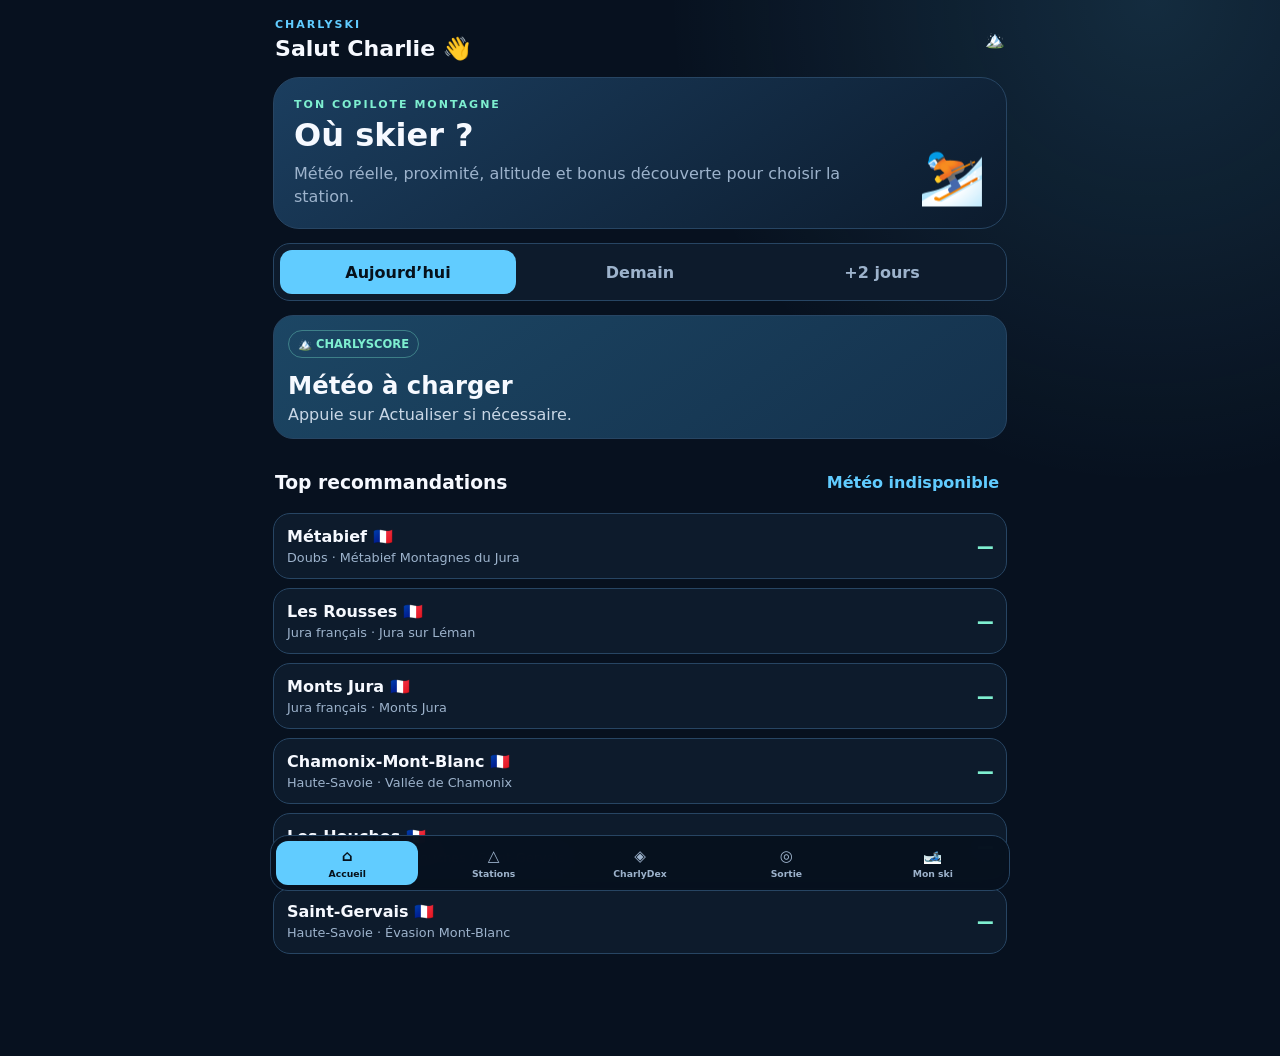
<file: v2.html>
<!doctype html>
<html lang="fr"><head><meta charset="utf-8"><meta name="viewport" content="width=device-width,initial-scale=1,viewport-fit=cover"><meta name="theme-color" content="#07111f"><meta name="apple-mobile-web-app-capable" content="yes"><title>CharlySki</title>
<link rel="stylesheet" href="v2.css"></head><body><div class="app">
<header class="top"><div><div class="brand">CHARLYSKI</div><h1>Salut Charlie 👋</h1></div><div>🏔️</div></header><main>
<section class="view on" data-view="home"><div class="hero"><div><div class="brand" style="color:var(--mint)">TON COPILOTE MONTAGNE</div><h2>Où skier ?</h2><p>Météo réelle, proximité, altitude et bonus découverte pour choisir la station.</p></div><div style="font-size:3.4rem;align-self:end">⛷️</div></div><div class="segments"><button class="seg on" data-day="0">Aujourd’hui</button><button class="seg" data-day="1">Demain</button><button class="seg" data-day="2">+2 jours</button></div><article id="best" class="card best"><span class="badge">🏔️ CHARLYSCORE</span><h3>Chargement météo…</h3></article><div class="head"><h3>Top recommandations</h3><button id="refresh" class="link">Actualiser</button></div><div id="preview" class="list"></div></section>
<section class="view" data-view="stations"><div class="section-title"><div class="brand">CATALOGUE TRANSFRONTALIER</div><h2>Stations</h2><p class="mut">Doubs, Jura français, Haute-Savoie, Savoie et Valais.</p></div><div class="filters"><input id="search" placeholder="Rechercher une station…"><select id="region"><option value="all">Toutes les régions</option></select></div><div class="toggles"><button class="pillbtn on" data-filter="all">Toutes</button><button class="pillbtn" data-filter="fav">⭐ Favoris</button><button class="pillbtn" data-filter="pass">🎟️ Passe Montagne</button><button class="pillbtn" data-filter="unseen">🧭 À découvrir</button></div><div id="stationList"></div></section>
<section class="view" data-view="collection"><div class="section-title"><div class="brand">CHARLYDEX</div><h2>Ma collection</h2><p class="mut">Le but : découvrir toutes les stations. Une sortie GPS terminée valide automatiquement la station.</p></div><div id="collectionHero" class="card collection-hero"></div><div class="head"><h3>Progression par région</h3></div><div id="regionStats" class="regionstats"></div><div class="head"><h3>Stations à collectionner</h3><button id="onlyUnseen" class="link">À découvrir</button></div><div id="dex" class="dex"></div></section>
<section class="view" data-view="session"><div class="section-title"><div class="brand">TÉLÉMÉTRIE GPS</div><h2>Ma sortie</h2><p class="mut">Vitesse, distance et altitude calculées sur le téléphone. Garde CharlySki ouvert pendant la session.</p></div><div class="card form"><label>Station<select id="sessionStation"></select></label><div class="session-grid" style="margin-top:12px"><div class="card tele"><strong id="speed">0</strong><small>km/h maintenant</small></div><div class="card tele"><strong id="maxSpeed">0</strong><small>km/h max</small></div><div class="card tele"><strong id="alt">—</strong><small>altitude m</small></div><div class="card tele"><strong id="maxAlt">—</strong><small>altitude max m</small></div><div class="card tele"><strong id="distance">0.00</strong><small>distance km</small></div><div class="card tele"><strong id="drop">0</strong><small>descente cumulée m</small></div><div class="card tele"><strong id="duration">00:00</strong><small>durée</small></div><div class="card tele"><strong id="accuracy">—</strong><small>précision GPS m</small></div></div><div id="gpsState" class="gpsstate">GPS arrêté. Les données ne quittent pas ce téléphone.</div><div class="sessionBtns"><button id="startGps" class="primary">▶ Démarrer</button><button id="stopGps" class="danger" disabled>■ Terminer</button></div></div><div class="head"><h3>Mes sorties</h3></div><div id="history" class="history"></div></section>
<section class="view" data-view="gear"><div class="section-title"><div class="brand">PRÊT À PARTIR ?</div><h2>Mon ski</h2><p class="mut">Checklist enregistrée localement.</p></div><div class="card"><div class="head" style="margin:0 0 5px"><strong id="progress">0 / 0</strong><button id="resetChecks" class="link">Réinitialiser</button></div><div id="checks"></div></div></section>
</main></div><nav class="nav"><button class="on" data-target="home">⌂<small>Accueil</small></button><button data-target="stations">△<small>Stations</small></button><button data-target="collection">◈<small>CharlyDex</small></button><button data-target="session">◎<small>Sortie</small></button><button data-target="gear">🎿<small>Mon ski</small></button></nav><dialog id="dialog"><div id="dialogContent"></div><button id="closeDialog" class="small" style="width:100%">Fermer</button></dialog>
<script src="v2-data.js"></script><script src="v2-app.js"></script></body></html>
</file>
<file: v2.css>
:root{--bg:#07111f;--p:#0d1b2c;--p2:#142a43;--line:#274563;--txt:#f6f9ff;--mut:#9db3cc;--blue:#61ccff;--mint:#7eefd0;--yellow:#ffd36b;--red:#ff7d8b;--good:#7eefd0}*{box-sizing:border-box}html{background:var(--bg);color-scheme:dark}body{margin:0;font-family:Inter,system-ui,-apple-system,"Segoe UI",sans-serif;background:radial-gradient(circle at 90% 0,rgba(97,204,255,.14),transparent 31%),var(--bg);color:var(--txt)}button,input,select{font:inherit}.app{max-width:760px;margin:auto;padding:16px 13px 102px}.top{display:flex;justify-content:space-between;align-items:center;margin:2px 2px 16px}.brand{font-size:.69rem;font-weight:900;letter-spacing:.18em;color:var(--blue)}h1{font-size:1.38rem;margin:5px 0 0}.hero{display:grid;grid-template-columns:1fr auto;gap:15px;padding:20px;border:1px solid var(--line);border-radius:26px;background:linear-gradient(145deg,#1b3e5f,#0c1b2d)}.hero h2{font-size:2rem;margin:5px 0 8px}.hero p,.mut{color:var(--mut)}.hero p{margin:0;line-height:1.45}.card{background:var(--p);border:1px solid var(--line);border-radius:20px;padding:14px}.segments{display:grid;grid-template-columns:repeat(3,1fr);gap:6px;padding:6px;border:1px solid var(--line);background:var(--p);border-radius:17px;margin:14px 0}.seg,.nav button{border:0;background:transparent;color:var(--mut);min-height:44px;border-radius:12px;font-weight:800}.seg.on,.nav button.on{background:var(--blue);color:#06111b}.best{position:relative;background:linear-gradient(145deg,#1c4664,#14314c)}.score{position:absolute;right:15px;top:15px;width:68px;height:68px;border-radius:50%;display:grid;place-items:center;border:4px solid var(--mint);background:#061523;font-size:1.22rem;font-weight:950}.badge{display:inline-block;padding:6px 9px;border:1px solid rgba(126,239,208,.35);border-radius:999px;color:var(--mint);font-size:.72rem;font-weight:900}.best h3{font-size:1.52rem;margin:13px 80px 5px 0}.best p{margin:0 78px 0 0;color:#c9d7e6}.metrics{display:grid;grid-template-columns:repeat(4,1fr);gap:7px;margin-top:15px}.metric{background:rgba(3,14,24,.48);border-radius:12px;padding:9px 4px;text-align:center}.metric strong{display:block}.metric small{color:var(--mut);font-size:.65rem}.why{margin-top:10px;width:100%;min-height:44px;border:1px solid var(--line);background:var(--p2);color:var(--txt);border-radius:13px;font-weight:850}.whybox{display:none;margin-top:10px}.whybox.on{display:block}.factor{display:grid;grid-template-columns:95px 1fr 38px;gap:8px;align-items:center;margin:8px 0;font-size:.79rem}.bar{height:8px;background:#071523;border-radius:99px;overflow:hidden}.bar i{display:block;height:100%;background:var(--mint)}.head{display:flex;justify-content:space-between;align-items:center;margin:22px 2px 10px}.head h3{margin:0}.link{border:0;background:none;color:var(--blue);font-weight:850;min-height:42px}.list{display:grid;gap:9px}.row{width:100%;display:grid;grid-template-columns:1fr auto;gap:10px;text-align:left;align-items:center;border:1px solid var(--line);background:var(--p);color:var(--txt);border-radius:17px;padding:13px}.row h4{margin:0 0 4px}.row p{margin:0;color:var(--mut);font-size:.8rem}.rowscore{font-weight:950;color:var(--mint)}.view{display:none}.view.on{display:block}.section-title{margin:5px 2px 14px}.section-title h2{font-size:1.9rem;margin:5px 0}.section-title p{margin:0;line-height:1.4}.filters{display:grid;grid-template-columns:1.25fr .9fr;gap:8px;margin-bottom:10px}.filters input,.filters select,.form input,.form select{width:100%;min-height:44px;border:1px solid var(--line);background:#081727;color:var(--txt);border-radius:12px;padding:9px 10px;font-size:16px}.toggles{display:flex;gap:7px;overflow:auto;padding-bottom:4px;margin-bottom:10px}.pillbtn{white-space:nowrap;min-height:39px;border:1px solid var(--line);background:var(--p);color:var(--mut);border-radius:999px;padding:7px 11px;font-weight:800}.pillbtn.on{color:#06111b;background:var(--mint);border-color:var(--mint)}.station{margin-bottom:9px}.stationtop{display:flex;justify-content:space-between;gap:9px}.station h3{margin:0 0 4px}.station p{margin:0;color:var(--mut);font-size:.82rem}.actions{display:grid;grid-template-columns:1fr 1fr;gap:7px;margin-top:11px}.small,.primary,.danger{min-height:44px;border-radius:12px;font-weight:850}.small{border:1px solid var(--line);background:var(--p2);color:var(--txt)}.primary{border:0;background:var(--blue);color:#04111d}.danger{border:1px solid #66313a;background:#2c1319;color:#ff9aa4}.chips{display:flex;gap:6px;flex-wrap:wrap;margin-top:10px}.chip{padding:5px 8px;border:1px solid var(--line);border-radius:999px;color:var(--mut);font-size:.7rem}.chip.good{color:var(--mint)}.collection-hero{display:grid;grid-template-columns:auto 1fr;gap:14px;align-items:center}.ring{width:86px;height:86px;border-radius:50%;display:grid;place-items:center;background:conic-gradient(var(--mint) var(--pct),#14283d 0);position:relative}.ring:after{content:"";position:absolute;inset:8px;border-radius:50%;background:var(--p)}.ring strong{z-index:1;font-size:1.2rem}.regionstats{display:grid;grid-template-columns:repeat(2,1fr);gap:8px;margin-top:10px}.rstat{padding:10px;border-radius:12px;background:#0a1828}.rstat b{display:block}.rstat small{color:var(--mut)}.dex{display:grid;grid-template-columns:repeat(2,1fr);gap:9px}.dexcard{min-height:126px;border:1px solid var(--line);background:var(--p);border-radius:17px;padding:12px;position:relative;overflow:hidden}.dexcard.unseen{filter:saturate(.55);opacity:.72}.dexcard .mount{font-size:2rem;opacity:.88}.dexcard h4{margin:6px 0 3px;font-size:.93rem}.dexcard p{margin:0;color:var(--mut);font-size:.7rem}.tick{position:absolute;right:10px;top:9px;font-size:1.05rem}.session-grid{display:grid;grid-template-columns:repeat(2,1fr);gap:8px}.tele{text-align:center}.tele strong{font-size:1.65rem;display:block}.tele small{color:var(--mut)}.gpsstate{font-size:.79rem;color:var(--mut);margin-top:8px;line-height:1.4}.sessionBtns{display:grid;grid-template-columns:1fr 1fr;gap:8px;margin-top:12px}.history{display:grid;gap:8px}.hist{display:grid;grid-template-columns:1fr auto;gap:8px}.hist h4{margin:0 0 4px}.hist p{margin:0;color:var(--mut);font-size:.78rem}.checkrow{display:flex;gap:11px;align-items:center;padding:11px 0;border-bottom:1px solid var(--line)}.checkrow:last-child{border-bottom:0}.checkrow input{width:22px;height:22px}.nav{position:fixed;left:50%;bottom:max(9px,env(safe-area-inset-bottom));transform:translateX(-50%);width:min(calc(100% - 18px),740px);display:grid;grid-template-columns:repeat(5,1fr);gap:4px;padding:5px;border:1px solid var(--line);border-radius:18px;background:rgba(7,17,31,.96);backdrop-filter:blur(15px);z-index:20}.nav button{display:grid;place-items:center;padding:5px 1px;font-size:.95rem}.nav small{font-size:.58rem}dialog{width:min(94%,560px);max-height:84vh;overflow:auto;border:1px solid var(--line);background:#091827;color:var(--txt);border-radius:22px;padding:17px}dialog::backdrop{background:rgba(0,0,0,.72)}.specs{display:grid;grid-template-columns:repeat(2,1fr);gap:8px;margin:13px 0}.spec{background:var(--p);border-radius:12px;padding:10px}.spec small{color:var(--mut);display:block;margin-bottom:4px}.note{font-size:.78rem;color:var(--mut);line-height:1.4}.modalactions{display:grid;grid-template-columns:1fr 1fr;gap:7px;margin:12px 0}.modalactions a{display:grid;place-items:center;text-decoration:none}.hidden{display:none!important}@media(max-width:390px){.metrics{grid-template-columns:repeat(2,1fr)}.filters{grid-template-columns:1fr}.dex{grid-template-columns:1fr 1fr}.score{width:60px;height:60px}.best h3,.best p{margin-right:68px}}@media(min-width:640px){.dex{grid-template-columns:repeat(3,1fr)}.session-grid{grid-template-columns:repeat(4,1fr)}}
</file>
